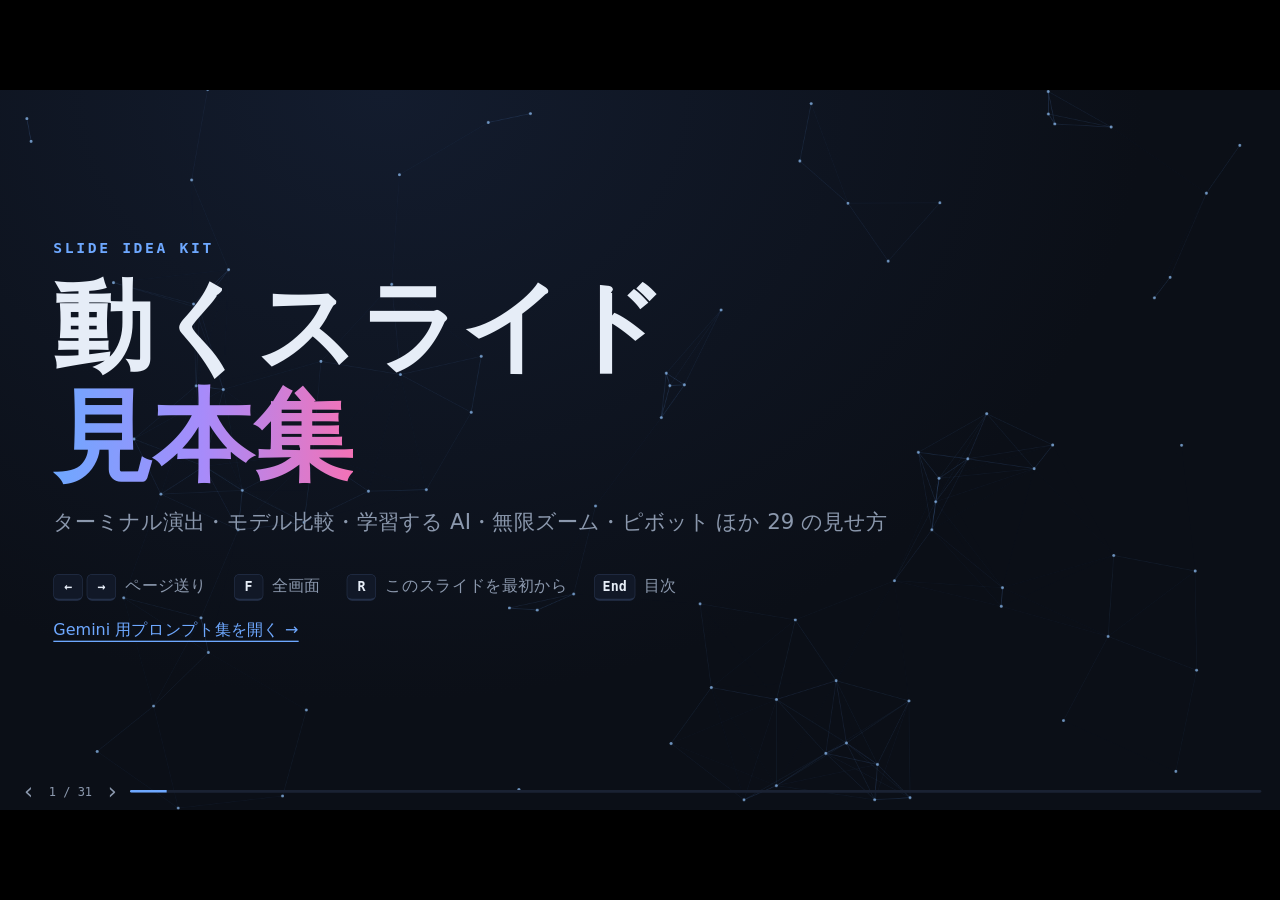
<file: index.html>
<!doctype html>
<html lang="ja">
<head>
<meta charset="utf-8">
<meta name="viewport" content="width=device-width, initial-scale=1">
<title>動くスライド 見本集</title>
<link rel="icon" href="data:,">
<link rel="stylesheet" href="css/deck.css">
</head>
<body>
<div id="stage"></div>

<script src="js/lib.js"></script>
<script src="js/salesdata.js"></script>
<!-- 並び順 = スライドの順番 -->
<script src="js/slides/cover.js"></script>
<script src="js/slides/terminal.js"></script>
<script src="js/slides/race.js"></script>
<script src="js/slides/sliders.js"></script>
<script src="js/slides/barrace.js"></script>
<script src="js/slides/codetype.js"></script>
<script src="js/slides/compare.js"></script>
<script src="js/slides/zoom.js"></script>
<script src="js/slides/flow.js"></script>
<script src="js/slides/queue.js"></script>
<script src="js/slides/cube3d.js"></script>
<script src="js/slides/kpi.js"></script>
<!-- 第2弾 -->
<script src="js/slides/timeline.js"></script>
<script src="js/slides/quiz.js"></script>
<script src="js/slides/sketch.js"></script>
<script src="js/slides/particletext.js"></script>
<script src="js/slides/unitdots.js"></script>
<script src="js/slides/nn.js"></script>
<script src="js/slides/fractal.js"></script>
<script src="js/slides/city3d.js"></script>
<script src="js/slides/livecode.js"></script>
<script src="js/slides/forcegraph.js"></script>
<script src="js/slides/morphtext.js"></script>
<!-- 第3弾 -->
<script src="js/slides/sankey.js"></script>
<script src="js/slides/swimlane.js"></script>
<script src="js/slides/funnel.js"></script>
<script src="js/slides/table.js"></script>
<script src="js/slides/pivot.js"></script>
<script src="js/slides/drilldown.js"></script>
<script src="js/slides/linked.js"></script>
<script src="js/slides/toc.js"></script>
<script src="js/deck.js"></script>
</body>
</html>
</file>
<file: css/deck.css>
/* ───── 土台 ───── */
:root {
  --bg: #0b0f17; --panel: #111827; --panel2: #162033; --line: #243049;
  --fg: #e6edf7; --mute: #8b98ad; --accent: #6ea8ff; --good: #4ade80; --bad: #f87171; --warn: #fbbf24;
  --sans: "Hiragino Sans", "Hiragino Kaku Gothic ProN", "Yu Gothic UI", "Meiryo", system-ui, sans-serif;
  --mono: "SF Mono", "Cascadia Mono", Consolas, "BIZ UDGothic", "MS Gothic", monospace;
}
* { box-sizing: border-box; }
html, body { margin: 0; height: 100%; background: #000; color: var(--fg); font-family: var(--sans); overflow: hidden; }
button { font: inherit; color: inherit; }

#stage {
  position: absolute; left: 50%; top: 50%; width: 1920px; height: 1080px;
  transform-origin: center center; background: radial-gradient(ellipse at 30% 0%, #131c2e 0%, var(--bg) 60%);
  overflow: hidden;
}
.slide {
  position: absolute; inset: 0; padding: 64px 80px 90px; display: flex; flex-direction: column;
  opacity: 0; visibility: hidden; transform: translateY(16px); transition: opacity .45s, transform .45s, visibility 0s .45s;
}
.slide.active { opacity: 1; visibility: visible; transform: none; transition: opacity .45s, transform .45s; }

.slide-head { margin-bottom: 28px; }
.kicker { font: 600 22px/1 var(--mono); letter-spacing: .18em; color: var(--accent); }
.slide-head h2 { margin: 14px 0 8px; font-size: 58px; line-height: 1.2; font-weight: 800; letter-spacing: .01em; }
.lead { margin: 0; font-size: 26px; color: var(--mute); }
.hint { color: var(--mute); font-size: 20px; }

.btn {
  background: var(--panel2); border: 1px solid var(--line); border-radius: 10px; padding: 12px 22px; font-size: 22px; cursor: pointer;
}
.btn:hover { border-color: var(--accent); }
.tabs { display: flex; gap: 8px; flex-wrap: wrap; }
.tab { background: transparent; border: 1px solid var(--line); border-radius: 999px; padding: 10px 22px; font-size: 22px; cursor: pointer; color: var(--mute); }
.tab.on { background: var(--accent); border-color: var(--accent); color: #07101f; font-weight: 700; }

/* ───── ページ送りのバー ───── */
.deckbar { position: absolute; left: 0; right: 0; bottom: 0; height: 56px; display: flex; align-items: center; gap: 12px; padding: 0 28px; z-index: 10; }
.nav-btn { background: none; border: 0; font-size: 34px; color: var(--mute); cursor: pointer; padding: 0 8px; }
.nav-btn:hover { color: var(--fg); }
.page-no { font: 18px var(--mono); color: var(--mute); min-width: 72px; text-align: center; }
.progress { flex: 1; height: 4px; background: #1a2233; border-radius: 4px; overflow: hidden; }
.progress-fill { height: 100%; background: var(--accent); transition: width .4s; }

/* ───── 表紙 ───── */
.cover { justify-content: center; }
.cover-bg { position: absolute; inset: 0; }
.cover-body { position: relative; }
.cover h1 { font-size: 150px; line-height: 1.1; margin: 24px 0; font-weight: 900; }
.grad { background: linear-gradient(90deg, #6ea8ff, #a78bfa 50%, #f472b6); -webkit-background-clip: text; background-clip: text; color: transparent; }
.cover .lead { font-size: 32px; }
.keys { list-style: none; padding: 0; margin: 56px 0 0; display: flex; gap: 40px; font-size: 24px; color: var(--mute); }
kbd { display: inline-block; min-width: 44px; padding: 6px 12px; margin-right: 6px; border: 1px solid var(--line); border-bottom-width: 3px; border-radius: 8px; font: 600 20px var(--mono); color: var(--fg); text-align: center; background: var(--panel); }

/* ───── 目次 ───── */
.toc-grid { list-style: none; padding: 0; margin: 0; display: grid; grid-template-columns: repeat(5, 1fr); gap: 10px; }
.toc-item { width: 100%; text-align: left; background: var(--panel); border: 1px solid var(--line); border-radius: 12px; padding: 10px 14px; cursor: pointer; display: grid; grid-template-columns: 44px 1fr; row-gap: 0; }
.toc-item:hover { border-color: var(--accent); background: var(--panel2); }
.toc-no { grid-row: span 2; font: 700 24px var(--mono); color: var(--accent); }
.toc-title { font-size: 19px; font-weight: 700; line-height: 1.35; }
.toc-tech { font-size: 14px; color: var(--mute); }
.prompt-link { display: inline-block; margin-top: 28px; font-size: 24px; color: var(--accent); text-decoration: none; border-bottom: 2px solid currentColor; align-self: flex-start; }
.prompt-link:hover { color: #fff; }

/* ───── ターミナル ───── */
.terminal { align-items: center; justify-content: center; }
.t-win { width: 1500px; height: 860px; border-radius: 16px; overflow: hidden; background: rgba(18, 20, 28, .96); box-shadow: 0 40px 120px rgba(0,0,0,.6), 0 0 0 1px #2b3245; display: flex; flex-direction: column; cursor: pointer; }
.t-bar { height: 52px; flex: none; display: flex; align-items: center; gap: 10px; padding: 0 20px; background: linear-gradient(#2a2f3c, #222632); position: relative; }
.dot { width: 18px; height: 18px; border-radius: 50%; display: inline-block; }
.dot.r { background: #ff5f57; } .dot.y { background: #febc2e; } .dot.g { background: #28c840; }
.t-title { position: absolute; left: 0; right: 0; text-align: center; font-size: 19px; color: #a3a9b8; pointer-events: none; }
.t-scroll { flex: 1; overflow: hidden; padding: 26px 34px; }
.t-body { font: 27px/1.55 var(--mono); white-space: pre; }
.t-line { min-height: 1.55em; }
.t-arrow { color: #4ade80; font-weight: 700; } .t-path { color: #22d3ee; font-weight: 700; }
.t-cmd { color: #f1f5f9; }
.t-hl { color: #fff; font-weight: 700; } .t-dim { color: #7c869a; } .t-num { color: #fbbf24; }
.t-ok { color: #4ade80; } .t-str { color: #f9a8d4; } .t-dir { color: #6ea8ff; font-weight: 700; }
.t-face { color: #a78bfa; text-shadow: 0 0 12px rgba(167,139,250,.5); }
.t-cursor { display: inline-block; width: .6em; height: 1.1em; vertical-align: -0.15em; background: #e6edf7; animation: blink 1s steps(1) infinite; }
@keyframes blink { 50% { opacity: 0; } }
.t-hint { margin-top: 18px; }

/* ───── モデル比較 ───── */
.rc-top { display: flex; justify-content: space-between; align-items: center; margin-top: -8px; }
.rc-ctrl { display: flex; gap: 10px; align-items: center; }
.rc-seed { font: 20px var(--mono); color: var(--mute); margin-left: 8px; }
.rc-meta { display: flex; align-items: center; gap: 32px; margin: 18px 0 16px; }
.rc-rule { margin: 0; font-size: 22px; color: var(--mute); flex: 1; }
.rc-step { font: 700 30px var(--mono); }
.rc-step-no { color: var(--accent); }
.rc-summary { font-size: 22px; color: var(--good); min-width: 420px; text-align: right; }
.rc-panels { display: grid; grid-template-columns: repeat(5, 1fr); gap: 16px; }
.rc-panel { position: relative; background: var(--panel); border: 2px solid var(--line); border-radius: 16px; padding: 16px; display: flex; flex-direction: column; align-items: center; transition: border-color .3s, box-shadow .3s; }
.rc-panel.solved { border-color: var(--c); box-shadow: 0 0 40px -8px var(--c); }
.rc-panel.over { opacity: .55; }
.rc-name { width: 100%; display: flex; justify-content: space-between; align-items: baseline; }
.rc-name b { font-size: 26px; color: var(--c); }
.rc-name span { font-size: 17px; color: var(--mute); }
.rc-param { width: 100%; font: 17px var(--mono); color: var(--mute); margin: 4px 0 12px; }
.rc-board { width: 306px; height: 306px; position: relative; }
.rc-prog { width: 100%; height: 6px; background: #1a2233; border-radius: 6px; margin-top: 14px; overflow: hidden; }
.rc-prog i { display: block; height: 100%; width: 0; transition: width .3s; }
.rc-stat { width: 100%; font: 18px/1.5 var(--mono); color: var(--fg); margin-top: 10px; white-space: pre-line; min-height: 54px; }
.rc-badge { width: 100%; min-height: 34px; margin-top: 6px; font-size: 22px; font-weight: 700; color: var(--c); }
.rc-panel.over .rc-badge { color: var(--bad); }

.sd-grid { display: grid; grid-template-columns: repeat(9, 34px); border: 2px solid #64748b; }
.sd-cell { width: 34px; height: 34px; display: flex; align-items: center; justify-content: center; font: 600 20px var(--mono); border-right: 1px solid #2b3549; border-bottom: 1px solid #2b3549; }
.sd-cell.br { border-right: 2px solid #64748b; } .sd-cell.bb { border-bottom: 2px solid #64748b; }
.sd-cell.given { color: #e6edf7; }
.sd-cell.ok { color: #4ade80; background: rgba(74,222,128,.08); }
.sd-cell.bad { color: #fff; background: rgba(248,113,113,.55); }
.sd-cell.pop { animation: pop .35s; }
@keyframes pop { 0% { transform: scale(1.5); } 100% { transform: scale(1); } }

.cz-box { width: 306px; height: 306px; background: #0d131f; border-radius: 8px; padding: 14px; font-size: 21px; line-height: 1.7; overflow: hidden; }
.cz-tok { display: inline; padding: 1px 2px; border-radius: 4px; color: #e6edf7; }
.cz-tok.fresh { animation: fadein .3s; background: rgba(110,168,255,.18); }
.cz-tok.bad { color: #fff; background: rgba(248,113,113,.55); }
.cz-tok.struck { color: #f87171; text-decoration: line-through; opacity: .55; background: none; }
.cz-caret { display: inline-block; width: 10px; height: 22px; background: var(--accent); vertical-align: -3px; animation: blink 1s steps(1) infinite; }
@keyframes fadein { from { opacity: 0; } }

/* ───── スライダーグラフ ───── */
.sl-layout { display: grid; grid-template-columns: 1180px 1fr; gap: 40px; flex: 1; }
.sl-chart { position: relative; }
.chart .grid { stroke: #1e293b; stroke-width: 1; }
.axis0 { stroke: #64748b; stroke-width: 2; }
.tick { fill: var(--mute); font: 20px var(--mono); }
.axis-label { fill: var(--mute); font-size: 22px; }
.mark-label { font-size: 26px; font-weight: 700; paint-order: stroke; stroke: #0b0f17; stroke-width: 6px; }
.legend { display: flex; gap: 28px; font-size: 22px; color: var(--mute); margin: 0 0 6px 150px; }
.lg i { display: inline-block; width: 30px; height: 6px; border-radius: 3px; margin-right: 8px; vertical-align: middle; }
.sl-side { display: flex; flex-direction: column; gap: 14px; }
.controls { display: flex; flex-direction: column; gap: 10px; margin-top: 4px; }
.sl { display: grid; grid-template-columns: 1fr auto; gap: 2px 12px; padding: 10px 18px; background: var(--panel); border: 1px solid var(--line); border-radius: 12px; transition: border-color .3s; }
.sl.demo { border-color: var(--accent); box-shadow: 0 0 24px -6px var(--accent); }
.sl-name { font-size: 21px; color: var(--mute); }
.sl-val { font: 700 22px var(--mono); }
.sl input { grid-column: span 2; width: 100%; accent-color: var(--accent); height: 26px; }
.stats { display: grid; grid-template-columns: 1fr 1fr; gap: 12px; }
.stat { background: var(--panel); border: 1px solid var(--line); border-radius: 12px; padding: 14px 18px; display: flex; flex-direction: column; gap: 4px; }
.stat-k { font-size: 18px; color: var(--mute); }
.stat-v { font: 700 30px var(--mono); }
.stat.big .stat-v { color: var(--accent); }
.stat.good .stat-v { color: var(--good); } .stat.bad .stat-v, .stat-v.bad { color: var(--bad); } .stat.warn .stat-v { color: var(--warn); }

/* ───── 棒グラフのレース ───── */
.br-box { position: relative; height: 704px; }
.br-row { position: absolute; left: 0; right: 0; top: 0; height: 72px; display: flex; align-items: center; gap: 20px; }
.br-name { width: 220px; text-align: right; font-size: 26px; font-weight: 700; }
.br-track { flex: 1; display: flex; align-items: center; gap: 14px; padding-right: 260px; }
.br-fill { height: 60px; border-radius: 0 8px 8px 0; min-width: 4px; }
.br-val { font: 24px var(--mono); color: var(--mute); white-space: nowrap; }
.br-year { position: absolute; right: 100px; bottom: 110px; font: 800 160px var(--mono); color: rgba(230,237,247,.14); }

/* ───── コードが書かれていく ───── */
.ct-layout { display: grid; grid-template-columns: 1180px 1fr; gap: 40px; }
.ct-editor { background: #0d1117; border: 1px solid var(--line); border-radius: 14px; overflow: hidden; cursor: pointer; }
.ct-tab { padding: 12px 24px; font: 20px var(--mono); color: var(--mute); background: #161b22; border-bottom: 1px solid var(--line); }
.ct-code { padding: 20px 0; font: 24px/1.75 var(--mono); white-space: pre; }
.ct-line { display: flex; opacity: 0; padding: 0 24px; transition: background .3s, opacity .3s; }
.ct-line.shown { opacity: 1; }
.ct-line.dim { opacity: .35; }
.ct-line.hl { background: rgba(110,168,255,.13); box-shadow: inset 4px 0 0 var(--accent); }
.ct-no { width: 48px; color: #4b5568; text-align: right; margin-right: 24px; flex: none; }
.c-kw { color: #ff7b72; } .c-fn { color: #d2a8ff; } .c-num { color: #79c0ff; } .c-str { color: #a5d6ff; } .c-com { color: #8b949e; font-style: italic; } .c-id { color: #e6edf3; } .c-op { color: #ffa657; }
.ct-steps { list-style: none; counter-reset: s; padding: 0; margin: 0 0 30px; display: flex; flex-direction: column; gap: 10px; }
.ct-steps li { counter-increment: s; font-size: 24px; color: #4b5568; padding: 10px 16px; border-radius: 10px; }
.ct-steps li::before { content: counter(s) ". "; }
.ct-steps li.done { color: var(--mute); }
.ct-steps li.on { color: var(--fg); background: var(--panel2); box-shadow: inset 4px 0 0 var(--accent); }
.ct-note { background: var(--panel); border: 1px solid var(--line); border-radius: 14px; padding: 24px 28px; min-height: 200px; }
.ct-note.in { animation: slidein .45s; }
.ct-note-k { font-size: 22px; color: var(--accent); font-weight: 700; }
.ct-note p { font-size: 28px; line-height: 1.6; margin: 10px 0 0; }
@keyframes slidein { from { opacity: 0; transform: translateX(20px); } }

/* ───── 前後比較 ───── */
.cmp-wrap { position: relative; width: 1400px; height: 700px; margin: 0 auto; border-radius: 14px; overflow: hidden; cursor: ew-resize; user-select: none; touch-action: none; }
.cmp-layer { position: absolute; inset: 0; }
.cmp-svg { width: 1400px; height: 700px; display: block; }
.cmp-handle { position: absolute; top: 0; bottom: 0; width: 4px; margin-left: -2px; background: #fff; box-shadow: 0 0 20px rgba(0,0,0,.5); }
.cmp-handle span { position: absolute; top: 50%; left: 50%; transform: translate(-50%, -50%); background: #fff; color: #0b0f17; border-radius: 999px; padding: 10px 16px; font-size: 20px; font-weight: 700; white-space: nowrap; }
.cmp-tag { position: absolute; bottom: 18px; font: 700 20px var(--mono); padding: 6px 14px; border-radius: 8px; background: rgba(0,0,0,.6); color: #fff; }
.cmp-tag.l { left: 18px; } .cmp-tag.r { right: 18px; }

/* ───── ズーム ───── */
.zm-wrap { position: relative; width: 1760px; height: 700px; border-radius: 14px; overflow: hidden; background: #0d131f; cursor: zoom-in; }
.zm-svg { display: block; }
.zm-cap { position: absolute; right: 28px; top: 24px; font-size: 32px; font-weight: 700; background: rgba(11,15,23,.85); padding: 12px 22px; border-radius: 10px; }
.zm-dots { position: absolute; right: 28px; bottom: 34px; display: flex; gap: 10px; }
.zm-dots i { width: 14px; height: 14px; border-radius: 50%; background: #334155; }
.zm-dots i.on { background: var(--accent); }

/* ───── 粒子の流れ・待ち行列 ───── */
.fl-wrap { display: grid; grid-template-columns: 1fr; gap: 10px; position: relative; }
.fl-cv { background: #0d131f; border-radius: 14px; }
.fl-side { position: absolute; right: 24px; top: 20px; width: 380px; display: flex; flex-direction: column; gap: 12px; }
.fl-stats { display: flex; flex-direction: column; gap: 10px; }
.fl-legend { font-size: 17px; color: var(--mute); margin: 0; line-height: 1.6; }
.q-layout { display: grid; grid-template-columns: 1240px 1fr; gap: 40px; }
.q-cv { background: #0d131f; border-radius: 14px; display: block; }
.q-spark-cap { font-size: 20px; color: var(--mute); margin: 14px 0 4px; }
.q-spark { display: block; background: #0d131f; border-radius: 10px; }
.q-layout .stats { grid-template-columns: 1fr; }

/* ───── CSS 3D ───── */
.c3-scene { flex: 1; perspective: 2200px; display: flex; align-items: center; justify-content: center; cursor: grab; touch-action: none; user-select: none; }
.c3-world { position: relative; width: 640px; height: 400px; margin-top: 150px; transform-style: preserve-3d; }
.c3-layer {
  position: absolute; inset: 0; border-radius: 22px; border: 2px solid var(--c);
  background: color-mix(in srgb, var(--c) 14%, rgba(11,15,23,.75));
  transform: translateZ(calc(var(--i) * 18px)); transition: transform .9s cubic-bezier(.2,.8,.2,1);
  transform-style: preserve-3d; padding: 30px; box-shadow: 0 0 60px -20px var(--c);
}
.c3-world.open .c3-layer { transform: translateZ(calc(var(--i) * 130px)); }
.c3-name { font-size: 34px; font-weight: 800; color: var(--c); }
.c3-items { display: flex; gap: 18px; margin-top: 40px; justify-content: center; transform-style: preserve-3d; }
.c3-chip { padding: 26px 26px; font-size: 26px; font-weight: 700; border-radius: 14px; background: var(--panel2); border: 1px solid var(--c); transform: translateZ(30px); box-shadow: 0 10px 30px rgba(0,0,0,.5); }
.c3-ctrl { display: flex; justify-content: center; }

/* ───── KPI ───── */
.kp-row { display: grid; grid-template-columns: repeat(4, 1fr); gap: 22px; }
.kp-card { background: var(--panel); border: 1px solid var(--line); border-radius: 16px; padding: 24px 28px; opacity: 0; transform: translateY(24px); transition: opacity .6s, transform .6s; }
.kp-card.in { opacity: 1; transform: none; }
.kp-k { font-size: 22px; color: var(--mute); }
.kp-num { font: 800 60px var(--mono); margin: 8px 0; }
.kp-d { font-size: 22px; font-weight: 700; }
.kp-d.up { color: var(--good); } .kp-d.down { color: var(--bad); }
.kp-spark { width: 100%; height: 60px; margin-top: 10px; overflow: visible; }
.kp-line { fill: none; stroke: var(--accent); stroke-width: 3; stroke-dasharray: 1; stroke-dashoffset: 1; }
.kp-card.in .kp-line { transition: stroke-dashoffset 1.6s .2s ease-out; stroke-dashoffset: 0; }
.kp-bars { width: 1760px; height: 400px; margin-top: 30px; }
.kp-note { font-size: 30px; font-weight: 700; opacity: 0; transform: translateX(-20px); transition: opacity .6s, transform .6s; border-left: 6px solid var(--accent); padding-left: 20px; }
.kp-note.in { opacity: 1; transform: none; }

/* ═════ 第2弾 ═════ */

/* ───── 言葉が変形する ───── */
.mt-stage { flex: 1; display: flex; flex-direction: column; align-items: center; justify-content: center; cursor: pointer; }
.mt-word { font: 900 220px/1.1 var(--sans); letter-spacing: .04em; min-height: 260px; white-space: nowrap; }
.mt-ch { display: inline-block; min-width: .5em; text-align: center; }
.mt-ch.ok { background: linear-gradient(90deg, #6ea8ff, #a78bfa, #f472b6); -webkit-background-clip: text; background-clip: text; color: transparent; }
.mt-ch.old { color: #94a3b8; }
.mt-ch.noise { color: #334155; font-family: var(--mono); }
.mt-sub { font: 700 30px var(--mono); letter-spacing: .3em; color: var(--mute); min-height: 40px; margin-top: 20px; }
.mt-steps { display: flex; gap: 12px; justify-content: center; }
.mt-steps i { width: 14px; height: 14px; border-radius: 50%; background: #334155; }
.mt-steps i.on { background: var(--accent); }

/* ───── クイズ ───── */
.qz-card { background: var(--panel); border: 1px solid var(--line); border-radius: 18px; padding: 32px 40px; }
.qz-no { font: 700 22px var(--mono); color: var(--accent); }
.qz-q { font-size: 40px; font-weight: 800; margin: 10px 0 24px; line-height: 1.4; }
.qz-list { display: grid; grid-template-columns: 1fr 1fr; gap: 14px; }
.qz-choice { position: relative; display: grid; grid-template-columns: 48px 1fr 80px; align-items: center; gap: 12px; text-align: left; padding: 18px 22px; border-radius: 14px; border: 2px solid var(--line); background: var(--panel2); cursor: pointer; font-size: 30px; overflow: hidden; transition: border-color .3s, opacity .3s; }
.qz-choice:hover:not(:disabled) { border-color: var(--accent); }
.qz-choice b { font: 800 30px var(--mono); color: var(--accent); }
.qz-label { position: relative; z-index: 1; }
.qz-bar { position: absolute; inset: 0; z-index: 0; pointer-events: none; }
.qz-fill { display: block; height: 100%; width: 0; background: rgba(148,163,184,.14); }
.qz-pct { position: relative; z-index: 1; font: 700 26px var(--mono); text-align: right; color: var(--mute); }
.qz-choice.right { border-color: var(--good); } .qz-choice.right .qz-fill { background: rgba(74,222,128,.22); } .qz-choice.right b { color: var(--good); }
.qz-choice.wrong { border-color: var(--bad); } .qz-choice.wrong b { color: var(--bad); }
.qz-choice.dim { opacity: .6; }
.qz-choice:disabled { cursor: default; color: inherit; }
.qz-foot { display: flex; align-items: flex-end; gap: 24px; margin-top: 22px; min-height: 120px; }
.qz-note { flex: 1; opacity: 0; transform: translateY(10px); transition: opacity .5s, transform .5s; }
.qz-note.in { opacity: 1; transform: none; }
.qz-note-k { font-size: 24px; font-weight: 800; color: var(--good); }
.qz-note p { font-size: 26px; margin: 6px 0 0; line-height: 1.6; }

/* ───── 年表・ガント ───── */
.tl-box { margin-top: 14px; }
.tl-svg { width: 1760px; height: 700px; display: block; }
.tl-ev { opacity: 0; transition: opacity .5s; }
.tl-ev.in { opacity: 1; }
.tl-title { fill: var(--fg); font-size: 30px; font-weight: 800; }
.tl-desc { fill: var(--mute); font-size: 21px; }
.gt-name { fill: var(--fg); font-size: 24px; font-weight: 700; }
.gt-plan { fill: none; stroke: #334155; stroke-width: 2; stroke-dasharray: 6 6; }
.gt-bar { fill: #6ea8ff; }
.gt-over { fill: #f87171; }
.gt-delay { fill: #f87171; font-size: 22px; font-weight: 800; opacity: 0; transition: opacity .4s; }
.gt-delay.in { opacity: 1; }
.gt-today { opacity: 0; transition: opacity .6s; }
.gt-today.in { opacity: 1; }

/* ───── 手描き風 ───── */
.sk-board { background: #10161f; border-radius: 16px; border: 1px solid var(--line); background-image: radial-gradient(#1c2636 1.2px, transparent 1.2px); background-size: 28px 28px; }
.sk-svg { width: 1760px; height: 720px; display: block; }
.sk-path { fill: none; stroke-width: 4; stroke-linecap: round; stroke-linejoin: round; stroke-dasharray: 1; }
.sk-text { font-weight: 800; opacity: 0; transition: opacity .5s; font-family: "Segoe Print", "Comic Sans MS", var(--sans); }
.sk-text.in { opacity: 1; }

/* ───── 点・粒子・関係図・フラクタル ───── */
.ud-cv, .pt-cv, .fg-cv { display: block; border-radius: 14px; background: #0d131f; }
.ud-cv { margin-top: 10px; cursor: pointer; }
.pt-cv { background: #0b0f17; cursor: pointer; }
.fg-wrap { position: relative; }
.fg-cv { cursor: grab; touch-action: none; }
.fg-btn { position: absolute; right: 20px; top: 20px; }
.fr-wrap { position: relative; }
.fr-cv { width: 1760px; height: 740px; display: block; border-radius: 14px; cursor: pointer; }
.fr-zoom { position: absolute; left: 20px; bottom: 18px; font: 700 24px var(--mono); background: rgba(0,0,0,.6); padding: 8px 16px; border-radius: 8px; }

/* ───── NN ───── */
.nn-layout { display: grid; grid-template-columns: 600px 520px 1fr; gap: 30px; align-items: start; }
.nn-map { border-radius: 12px; display: block; background: #0d131f; }
.nn-net { width: 520px; height: 600px; }
.nn-side { display: flex; flex-direction: column; gap: 14px; }
.nn-loss { width: 100%; height: 140px; background: #0d131f; border-radius: 10px; }

/* ───── 3D 都市 ───── */
.cy-cv { display: block; margin: 0 auto; cursor: grab; touch-action: none; }
.cy-info { text-align: center; font-size: 22px; color: var(--mute); }

/* ───── ライブコーディング ───── */
.lc-layout { display: grid; grid-template-columns: 1fr 860px; gap: 30px; margin-top: 16px; }
.lc-left { display: flex; flex-direction: column; gap: 10px; }
.lc-code { width: 100%; height: 560px; resize: none; background: #0d1117; color: #e6edf3; border: 1px solid var(--line); border-radius: 14px; padding: 20px 24px; font: 24px/1.6 var(--mono); tab-size: 2; outline: none; }
.lc-code:focus { border-color: var(--accent); }
.lc-status { font: 20px var(--mono); min-height: 30px; }
.lc-status.ok { color: var(--good); } .lc-status.err { color: var(--bad); }
.lc-chart { width: 860px; height: 620px; background: #0d131f; border-radius: 14px; }

/* ═════ 第3弾 ═════ */

/* ───── ファネル・サンキー ───── */
.fn-layout { grid-template-columns: 1100px 1fr; }
.stat.wide { grid-column: span 2; }
.fn-cv { display: block; background: #0d131f; border-radius: 14px; }
.sk2-layout { grid-template-columns: 1320px 1fr; }
.sk2-wrap { position: relative; width: 1320px; height: 680px; background: #0d131f; border-radius: 14px; }
.sk2-svg, .sk2-cv { position: absolute; left: 0; top: 0; }
.sk2-cv { pointer-events: none; }
.sk2-label { fill: var(--fg); font-size: 22px; font-weight: 700; paint-order: stroke; stroke: #0d131f; stroke-width: 5px; }

/* ───── レーン付きの業務フロー ───── */
.sw-layout { display: grid; grid-template-columns: 1520px 1fr; gap: 24px; }
.sw-svg { display: block; border-radius: 14px; }
.sw-lane { fill: var(--mute); font-size: 24px; font-weight: 800; }
.sw-edge { fill: none; stroke: #2b3549; stroke-width: 3; stroke-dasharray: 6 6; }
.sw-hl { fill: none; stroke: var(--accent); stroke-width: 6; stroke-linejoin: round; stroke-dasharray: 1; stroke-dashoffset: 1; filter: drop-shadow(0 0 6px rgba(110,168,255,.6)); }
.sw-node path, .sw-node rect { fill: #162033; stroke: #334155; stroke-width: 2; transition: fill .3s, stroke .3s; }
.sw-node text { fill: var(--mute); font-size: 22px; font-weight: 700; }
.sw-node .sw-days { font-size: 15px; font-weight: 400; fill: var(--warn); }
.sw-node.off { opacity: .45; }
.sw-node.on text { fill: var(--fg); }
.sw-node.pass path, .sw-node.pass rect { fill: #1d3557; stroke: var(--accent); }
.sw-token { fill: #fbbf24; filter: drop-shadow(0 0 8px #fbbf24); }
.sw-k { font-size: 18px; color: var(--mute); margin-top: 4px; }
.sw-opts .tab { font-size: 18px; padding: 8px 14px; }
.sw-layout .stats { grid-template-columns: 1fr; }

/* ───── 動く表 ───── */
.tb-box { margin-top: 12px; }
.tb-row { display: grid; grid-template-columns: 220px 140px 220px 160px 160px 180px; align-items: center; height: 31px; font-size: 19px; }
.tb-head { border-bottom: 2px solid var(--line); height: 44px; }
.tb-body { position: relative; }
.tb-body .tb-row { position: absolute; left: 0; right: 0; transition: top .7s cubic-bezier(.2,.8,.2,1); border-bottom: 1px solid #1a2233; }
.tb-c { padding: 0 12px; white-space: nowrap; }
.tb-c.sorted { color: #fff; font-weight: 700; background: rgba(110,168,255,.10); height: 100%; display: flex; align-items: center; }
.tb-h { background: none; border: 0; text-align: left; font-size: 19px; color: var(--mute); font-weight: 700; cursor: pointer; }
.tb-h.on { color: var(--accent); }
.tb-sales, .tb-yoy, .tb-qty, .tb-unit { text-align: right; font-family: var(--mono); justify-content: flex-end; }
.tb-yoy.up { color: var(--good); } .tb-yoy.down { color: var(--bad); }
.hm-layout { display: grid; grid-template-columns: 1240px 1fr; gap: 30px; }
.hm-grid { display: grid; grid-template-columns: 130px repeat(12, 1fr); gap: 3px; font-size: 16px; }
.hm-h { text-align: center; color: var(--mute); }
.hm-name { color: var(--fg); padding-right: 8px; }
.hm-cell { height: 30px; border-radius: 4px; transition: opacity .3s, box-shadow .3s; }
.hm-cell.dim { opacity: .25; }
.hm-cell.hit { box-shadow: 0 0 0 2px #fff, 0 0 14px rgba(255,255,255,.6); }
.mo-top { display: flex; align-items: center; gap: 24px; }
.mo-stage { position: relative; height: 640px; }
.mo-label, .mo-val { position: absolute; width: 180px; text-align: center; font-size: 26px; transition: left .8s cubic-bezier(.2,.8,.2,1), top .8s cubic-bezier(.2,.8,.2,1); }
.mo-label { font-weight: 700; }
.mo-val { font: 700 26px var(--mono); color: var(--accent); }
.mo-bar { position: absolute; bottom: 80px; width: 180px; background: linear-gradient(#6ea8ff, #3b6fd1); border-radius: 8px 8px 0 0; transition: height .8s cubic-bezier(.2,.8,.2,1); }
.mo-stage:not(.graph) .mo-label, .mo-stage:not(.graph) .mo-val { text-align: left; }

/* ───── ピボット ───── */
.pv-controls { display: flex; gap: 28px; flex-wrap: wrap; margin-bottom: 14px; }
.pv-k { font-size: 16px; color: var(--mute); margin-bottom: 4px; }
.pv-group .tab { font-size: 18px; padding: 6px 14px; }
.pv-group .tab:disabled { opacity: .3; cursor: default; }
.pv-layout { display: grid; grid-template-columns: 1fr 700px; gap: 30px; }
.pv-grid { display: grid; gap: 2px; font-size: 16px; }
.pv-h, .pv-rh, .pv-c { padding: 5px 8px; white-space: nowrap; overflow: hidden; text-overflow: ellipsis; }
.pv-h { color: var(--mute); text-align: right; border-bottom: 2px solid var(--line); font-weight: 700; }
.pv-h.corner { text-align: left; font-size: 14px; }
.pv-rh { font-weight: 700; }
.pv-c { text-align: right; font-family: var(--mono); background: #111a2a; }
.pv-c.total, .pv-rh.total, .pv-h.total { color: var(--accent); }
.pv-c.grand { color: #fff; font-weight: 800; }
.pv-note { margin-top: 8px; font-size: 16px; }
.pv-sw { display: inline-block; width: 12px; height: 12px; border-radius: 3px; margin-right: 6px; vertical-align: -1px; }
.pv-chart { width: 700px; height: 640px; background: #0d131f; border-radius: 14px; }

/* ───── ドリルダウン ───── */
.dd-crumbs { display: flex; align-items: center; gap: 8px; font-size: 26px; }
.dd-crumb { background: none; border: 0; color: var(--accent); font-size: 26px; font-weight: 700; padding: 0; text-decoration: underline; cursor: pointer; }
.dd-crumb.on { color: var(--fg); text-decoration: none; cursor: default; }
.dd-sep { color: var(--mute); }
.dd-chart { width: 1760px; height: 640px; display: block; }
.dd-bar { fill: #6ea8ff; cursor: pointer; transition: fill .2s; }
.dd-bar:hover { fill: #93c5fd; }
.dd-bar.leaf { fill: #a78bfa; cursor: default; }
.dd-label { fill: var(--fg); font-size: 22px; font-weight: 700; }
.dd-val { fill: var(--mute); font: 700 20px var(--mono); }

/* ───── 表とグラフの連動 ───── */
.lk-layout { display: grid; grid-template-columns: 1fr 900px; gap: 30px; }
.lk-table { font-size: 19px; }
.lk-row { display: grid; grid-template-columns: 1.2fr 1fr 1.2fr 1fr; padding: 3px 10px; border-radius: 6px; transition: background .2s; }
.lk-head { color: var(--mute); font-weight: 700; border-bottom: 2px solid var(--line); }
.lk-row span:nth-child(n+3) { text-align: right; font-family: var(--mono); }
.lk-row.hot { background: rgba(110,168,255,.22); }
.lk-row.hide { display: none; }
.lk-dot { display: inline-block; width: 12px; height: 12px; border-radius: 50%; margin-right: 6px; }
.lk-chart { width: 900px; height: 640px; background: #0d131f; border-radius: 14px; cursor: crosshair; touch-action: none; user-select: none; }
.lk-pt { stroke: #0b0f17; stroke-width: 2; transition: r .15s, opacity .3s; }
.lk-pt.hot { r: 18; stroke: #fff; stroke-width: 3; }
.lk-pt.dim { opacity: .15; }
.lk-row .up { color: var(--good); } .lk-row .down { color: var(--bad); }
.lk-zone { fill: #475569; font-size: 20px; font-weight: 700; }
.lk-brush { fill: rgba(110,168,255,.15); stroke: var(--accent); stroke-dasharray: 6 4; }
</file>
